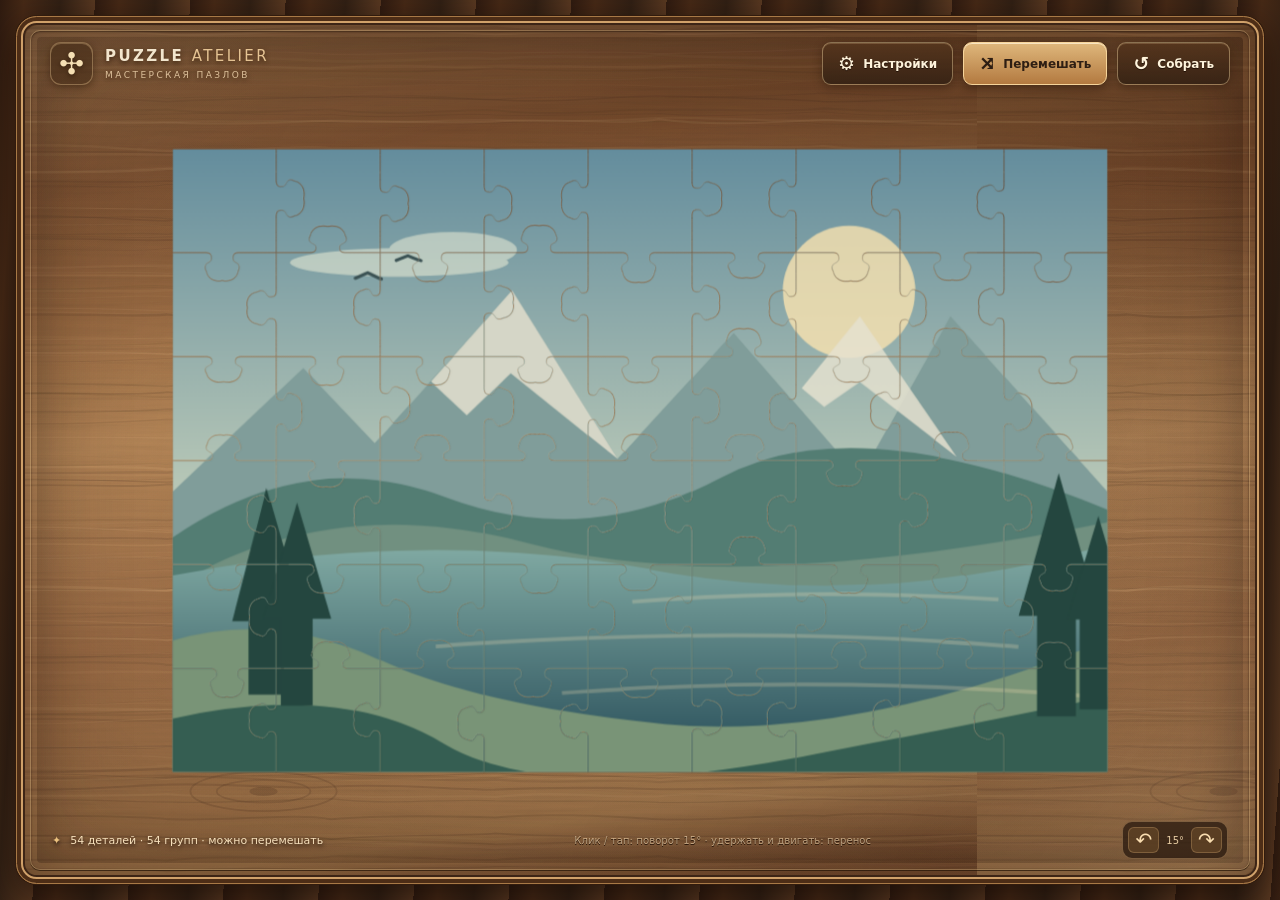
<file: docs/index.html>
<!doctype html>
<html lang="ru"><head>
<meta charset="utf-8"><meta name="viewport" content="width=device-width,initial-scale=1,viewport-fit=cover">
<meta name="theme-color" content="#49301e">
<meta name="description" content="Мастерская пазлов. Разрежьте свою картинку, перемешайте детали и соберите её на деревянной доске.">
<title>Puzzle Atelier — Мастерская пазлов</title>
<link rel="stylesheet" href="./styles.css?v=20261031-ornate-1">
<script src="https://cdn.jsdelivr.net/npm/gsap@3.14.2/dist/gsap.min.js" defer></script>
<script src="./ornate-cut.js?v=1" defer></script>
<script src="./game.js?v=tap-rotate-1" defer></script>
</head><body>
<main id="game" class="game settings-open">
  <div class="board" aria-label="Деревянная доска для пазлов">
    <div class="board-sheen"></div>
    <div class="board-head">
      <div class="identity"><div class="identity-symbol">✣</div><div><strong>PUZZLE <span>ATELIER</span></strong><small>МАСТЕРСКАЯ ПАЗЛОВ</small></div></div>
      <div class="top-actions">
        <button id="settings-toggle" class="tool-button" type="button" aria-expanded="true" aria-controls="settings" title="Показать или скрыть настройки"><span class="tool-icon">⚙</span><span class="long-label">Настройки</span></button>
        <button id="shuffle-button" class="tool-button primary" type="button" title="Перемешать детали пазла"><span class="tool-icon">⤨</span><span>Перемешать</span></button>
        <button id="reset-button" class="tool-button" type="button" title="Собрать и соединить все детали"><span class="tool-icon">↺</span><span class="long-label">Собрать</span></button>
      </div>
    </div>

    <section id="settings" class="settings-panel" aria-labelledby="settings-title">
      <div class="settings-heading"><div><div class="small-overline">ВАША МАСТЕРСКАЯ</div><h1 id="settings-title">Создать пазл</h1></div><button id="settings-close" type="button" class="close-button" title="Закрыть настройки" aria-label="Закрыть настройки">×</button></div>
      <p class="settings-description">Загрузите любую картинку и выберите размер деталей.</p>
      <input type="file" id="file-input" accept="image/*,.svg" hidden>
      <label class="upload" id="dropzone" for="file-input">
        <span class="upload-preview" id="upload-preview"><span>▧</span></span>
        <span class="upload-text"><strong id="file-name">Загрузить изображение</strong><small id="file-hint">JPG · PNG · WEBP · SVG</small></span>
        <span class="upload-arrow">↗</span>
      </label>
      <div class="cut-style-field"><label for="cut-style">Тип нарезки</label><select id="cut-style" class="cut-style-select"><option value="classic" selected>Классический</option><option value="ornate">Узорный · экспериментальный</option></select><p class="cut-style-hint" id="cut-style-hint">Традиционные детали с одним фигурным соединением на каждой стороне.</p></div>
      <div class="size-heading"><label for="size-range">Размер деталей</label><span id="size-value">90 пикс.</span></div>
      <input id="size-range" class="size-range" type="range" min="54" max="168" step="6" value="90">
      <div class="range-captions"><span>Мельче</span><span>Крупнее</span></div>
      <div class="piece-count"><span class="count-sigil">✣</span><span id="grid-label">Ориентировочно 48 деталей</span></div>
      <button type="button" id="cut-button" class="cut-button">✂ <span>Разрезать изображение</span><span>↗</span></button>
      <small class="local-note">Файл остаётся у вас: обработка в браузере.</small>
    </section>

    <div id="playfield" class="playfield">
      <div id="stage" class="stage" aria-label="Игровое поле. Короткий клик или тап поворачивает деталь на 15 градусов. Перетаскивание перемещает её без вращения."></div>
    </div>

    <div class="board-foot">
      <div class="board-info"><span class="tiny-star">✦</span><span id="status">Готово к игре</span></div>
      <div class="instructions"><span class="desktop-instructions">Клик / тап: поворот 15° · удержать и двигать: перенос</span><span class="mobile-instructions">Тап: повернуть · перетаскивание: переместить</span></div>
      <div class="rotation-controls"><button id="rotate-left" title="Повернуть выбранную деталь против часовой стрелки" aria-label="Повернуть влево">↶</button><span>15°</span><button id="rotate-right" title="Повернуть выбранную деталь по часовой стрелке" aria-label="Повернуть вправо">↷</button></div>
    </div>
    <div id="toast" role="status" aria-live="polite" class="toast" hidden></div>
  </div>
</main>
</body></html>
</file>
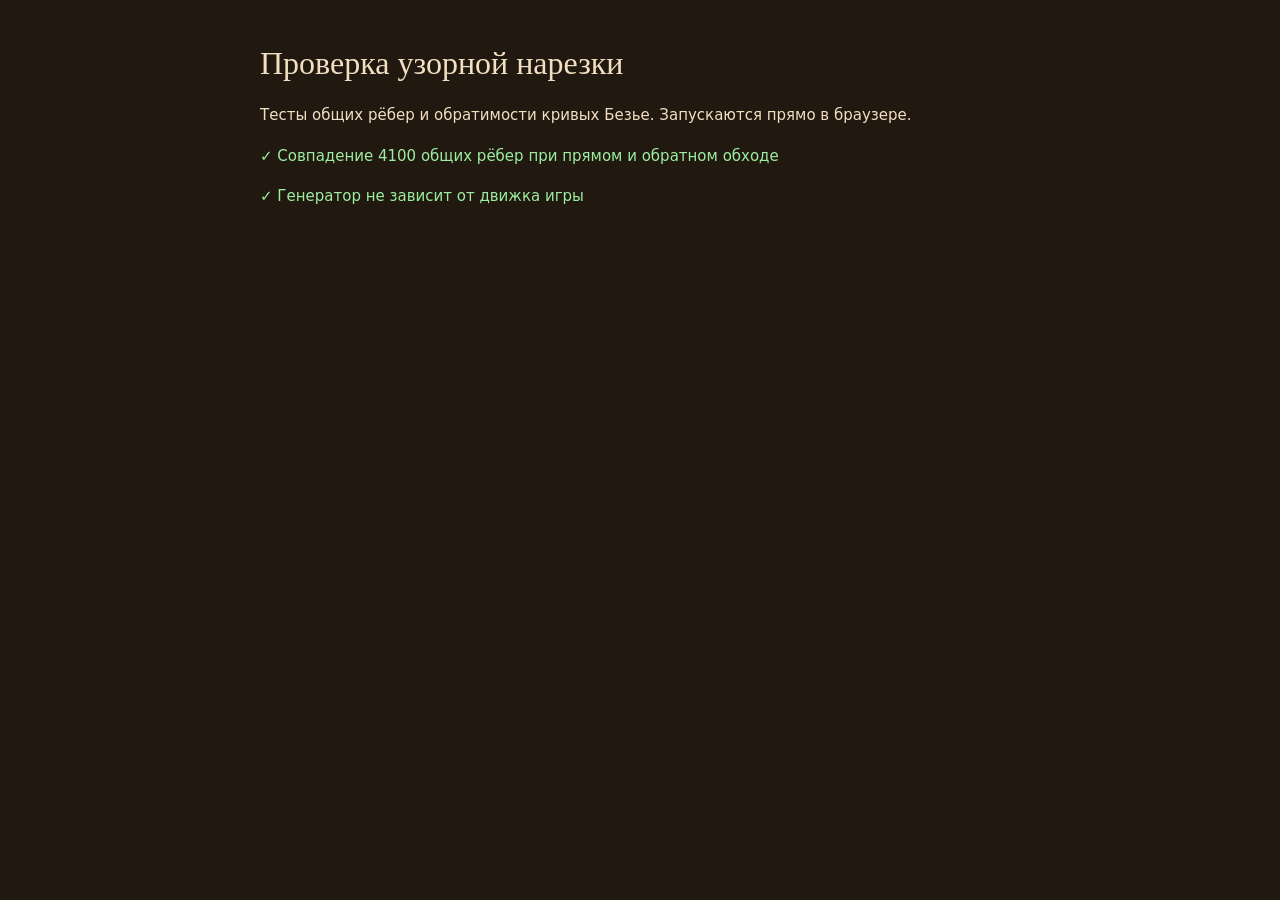
<file: docs/tests/ornate.html>
<!doctype html>
<html lang="ru">
<head><meta charset="utf-8"><meta name="viewport" content="width=device-width,initial-scale=1"><title>Puzzle Atelier — тесты узорных стыков</title>
<style>body{max-width:760px;margin:45px auto;padding:0 20px;background:#21190f;color:#f2dfc2;font:15px/1.7 system-ui,sans-serif}h1{font:normal 32px Georgia,serif}.ok{color:#9deda1}.fail{color:#ff8f87}.details{color:#bea483}pre{white-space:pre-wrap}</style>
<script src="../ornate-cut.js"></script>
</head>
<body><h1>Проверка узорной нарезки</h1><p>Тесты общих рёбер и обратимости кривых Безье. Запускаются прямо в браузере.</p><div id="results"></div>
<script>
(function(){
  const root=document.getElementById('results');
  function log(ok,description){const p=document.createElement('p');p.className=ok?'ok':'fail';p.textContent=(ok?'✓ ':'✕ ')+description;root.appendChild(p)}
  function recorder(x,y){let pos=[x,y];const steps=[];return{steps,lineTo(a,b){steps.push({t:'L',from:pos,to:[a,b]});pos=[a,b]},bezierCurveTo(a,b,c,d,e,f){steps.push({t:'C',from:pos,to:[e,f],c1:[a,b],c2:[c,d]});pos=[e,f]}}}
  const close=(a,b)=>Math.abs(a[0]-b[0])<1e-7&&Math.abs(a[1]-b[1])<1e-7;
  let count=0;let good=true;
  for(let test=0;test<50;test++){
    const g=OrnateCut.generate(6,8,75,82);
    good&&=g.H.length===5&&g.V.length===6&&g.corners.length===7;
    good&&=g.corners[0][0].x===0&&g.corners[0][0].y===0;
    for(const e of g.H.flat().concat(g.V.flat())){
      const first=recorder(11,17),reverse=recorder(100,25);
      OrnateCut.trace(first,11,17,100,25,e,false,75);
      OrnateCut.trace(reverse,100,25,11,17,e,true,75);
      good&&=first.steps.length===reverse.steps.length;
      for(let i=0;i<first.steps.length;i++){
        const f=first.steps[i],b=reverse.steps[first.steps.length-i-1];
        good&&=f.t===b.t&&close(f.from,b.to)&&close(f.to,b.from)&&
          (f.t==='L'||(close(f.c1,b.c2)&&close(f.c2,b.c1)));
      }
      count++;
    }
  }
  log(good,'Совпадение '+count+' общих рёбер при прямом и обратном обходе');
  log(typeof OrnateCut.trace==='function'&&typeof OrnateCut.generate==='function',
      'Генератор не зависит от движка игры');
  if(!good){document.body.insertAdjacentHTML('beforeend','<p class="fail">Обнаружено несоответствие контуров!</p>')}
})();
</script></body></html>
</file>
<file: docs/styles.css>
*{box-sizing:border-box}html,body{margin:0;width:100%;height:100%;overflow:hidden}body{font-family:Inter,ui-sans-serif,system-ui,-apple-system,"Segoe UI",sans-serif;background:#29170c;color:#f2e5cd}button,input{font:inherit}button{cursor:pointer}button:focus-visible,input:focus-visible,.upload:focus-visible{outline:2px solid #ffe4a1;outline-offset:3px}.game{width:100vw;height:100vh;height:100dvh;padding:clamp(9px,1.25vw,19px);background:repeating-linear-gradient(94deg,#2f1b10 0px,#462916 24px,#312014 60px,#583821 95px);isolation:isolate;overflow:hidden}
.board{width:100%;height:100%;position:relative;overflow:hidden;border:1px solid #a87946;border-radius:clamp(12px,1.6vw,23px);background-color:#90603a;background-image:linear-gradient(0deg,#29180b3b,#fae2b51a 26%,#ffffff06 60%,#28150947),url('./wood-grain.svg'),repeating-linear-gradient(92deg,#9b6b41 0,#83542f 26px,#a57647 47px,#79512f 120px,#ac7849 167px);background-size:cover,960px 960px,auto;box-shadow:inset 0 0 0 4px #4d2d16,inset 0 0 0 6px #d0a16a,inset 0 0 0 8px #3d2516,inset 0 0 55px 12px #26150b70,0 0 0 1px #311b0d,0 12px 35px #130904a8}
.board:before{content:"";position:absolute;inset:13px;border-radius:10px;border:1px solid #e9c68e52;pointer-events:none;z-index:12;box-shadow:inset 0 1px 2px #321c10c7,0 1px #261608b5}
.board:after{content:"";position:absolute;inset:20px;border-radius:4px;pointer-events:none;z-index:1;background:radial-gradient(ellipse at 50% 55%,transparent 35%,#2a140c30 100%),linear-gradient(115deg,#f2c88410,transparent 28%,#130c0719 79%,#f9dca410);box-shadow:inset 0 0 100px #2c1a0d33}
.board-sheen{pointer-events:none;position:absolute;z-index:1;inset:8px;border-radius:14px;background:linear-gradient(168deg,#fff9d313 0%,transparent 26%,#180c0616 82%,#fce4bb0f);mix-blend-mode:screen}
.board-head{position:absolute;top:25px;left:33px;right:33px;z-index:20;display:flex;align-items:center;justify-content:space-between;gap:15px;pointer-events:none}.board-head>*{pointer-events:auto}
.identity{display:flex;align-items:center;gap:12px;text-shadow:0 2px 5px #291607b8}.identity-symbol{display:grid;place-items:center;color:#f5dfb4;font-size:30px;width:43px;height:43px;border:1px solid #edc89360;border-radius:11px;background:#4028158c;box-shadow:inset 0 1px #e4c18a4d,0 2px 8px #29150688}.identity strong{font-size:15px;letter-spacing:.16em;font-weight:850;display:block}.identity strong span{color:#e5c393;font-weight:450}.identity small{display:block;font-size:9px;letter-spacing:.27em;color:#ddc19b;margin-top:5px}
.top-actions{display:flex;align-items:center;gap:10px}.tool-button{border:1px solid #f6d8a36e;border-radius:9px;padding:11px 15px;min-height:43px;color:#fff4dc;font-weight:700;font-size:12px;display:flex;align-items:center;gap:8px;background:linear-gradient(#55351de3,#352214e8);box-shadow:inset 0 1px #fce0ac30,0 3px 10px #24130969;text-shadow:0 1px #241308;transition:background .2s,transform .2s}.tool-button:hover{transform:translateY(-1px);background:linear-gradient(#72502fec,#3e2617f0)}.tool-button.primary{background:linear-gradient(#dfb77c,#b37a40);color:#2e1e13;text-shadow:none;border-color:#f6d49a;box-shadow:inset 0 1px #fff0d1cc,0 3px 11px #2915088a}.tool-button.primary:hover{background:linear-gradient(#f3c993,#c68b4c)}.tool-button:disabled{opacity:.55;cursor:default}.tool-icon{font-size:19px;line-height:1}
.settings-panel{position:absolute;z-index:25;left:30px;top:95px;width:296px;padding:22px 19px 18px;border-radius:13px;color:#eee0c7;background:linear-gradient(145deg,#483222f5,#2b1d15f5);box-shadow:inset 0 1px #dbb88657,0 1px #150e0a,0 16px 37px #1b0e07b8;border:1px solid #d4ab755a;opacity:0;transform:translateX(-18px) scale(.98);pointer-events:none;transition:transform .24s,opacity .24s}
.settings-open .settings-panel{opacity:1;transform:translateX(0) scale(1);pointer-events:auto}.settings-heading{display:flex;align-items:start;justify-content:space-between}.small-overline{font-size:9px;letter-spacing:.23em;font-weight:750;color:#c8a47a}.settings-heading h1{font:400 29px Georgia,serif;margin:6px 0 0}.close-button{color:#e3c49c;background:none;border:0;font-size:26px;line-height:1;padding:2px 6px}.settings-description{font-size:11px;line-height:1.7;color:#c9b6a0;margin:13px 0 18px}
.upload{display:flex;gap:11px;align-items:center;min-height:74px;padding:9px;cursor:pointer;background:#f7e9d30e;border:1px dashed #c6a47986;border-radius:9px;transition:background .2s}.upload:hover,.upload.drag-over{background:#f7e9d32a;border-color:#f0d5a7}.upload-preview{flex:none;width:53px;height:53px;background:linear-gradient(140deg,#b89468,#735437);border-radius:5px;display:grid;place-items:center;color:#f4dfbb;font-size:27px;overflow:hidden}.upload-preview img{display:block;width:100%;height:100%;object-fit:cover}.upload-text{display:flex;flex-direction:column;gap:5px;min-width:0;flex:1}.upload-text strong{font-size:11px;overflow:hidden;text-overflow:ellipsis;white-space:nowrap}.upload-text small{font-size:9px;color:#c2ac90}.upload-arrow{align-self:start;color:#c6a375}
.size-heading{display:flex;align-items:center;justify-content:space-between;margin:26px 0 14px;gap:7px}.size-heading label{font-size:12px;font-weight:700}.size-heading span{font-size:10px;color:#e2bf8f}.size-range{width:100%;height:5px;appearance:none;-webkit-appearance:none;background:linear-gradient(to right,#d9af79 0%,#d9af79 var(--progress,32%),#76533a var(--progress,32%));border-radius:9px;cursor:pointer;display:block;margin:21px 0 12px}.size-range::-webkit-slider-thumb{appearance:none;width:20px;height:20px;background:#e8c28e;border:3px solid #4e321c;border-radius:50%;box-shadow:0 1px 5px #170b04}.size-range::-moz-range-thumb{width:15px;height:15px;background:#e8c28e;border:3px solid #4e321c;border-radius:50%;box-shadow:0 1px 5px #170b04}.range-captions{display:flex;justify-content:space-between;font-size:9px;color:#b39c81}.piece-count{display:flex;align-items:center;gap:9px;padding:12px 11px;background:#b68d5e18;border:1px solid #c89f713b;border-radius:8px;font-size:10px;color:#e0caac;line-height:1.5;margin:20px 0}.count-sigil{font-size:16px;color:#c9a06c}.cut-button{width:100%;min-height:46px;display:flex;align-items:center;justify-content:space-between;gap:10px;border-radius:8px;background:linear-gradient(#e8be83,#b48246);color:#2e1d12;font-size:12px;font-weight:750;border:1px solid #f6d5a0;box-shadow:inset 0 1px #fff7dbcc,0 4px 8px #1c100c96;padding:0 13px}.cut-button:hover{background:linear-gradient(#ffd49b,#c88e4b)}.cut-button>span:first-child{flex:1}.local-note{display:block;font-size:9px;text-align:center;margin-top:13px;color:#bda98e;line-height:1.4}
.playfield{position:absolute;top:85px;bottom:64px;left:28px;right:28px;z-index:5;transition:left .26s}.settings-open .playfield{left:344px}
.stage{position:absolute;inset:0;touch-action:none;user-select:none;-webkit-user-select:none;cursor:grab}.stage.dragging{cursor:grabbing}.piece-group{position:absolute;top:0;left:0;transform-origin:0 0;will-change:transform;pointer-events:none}.piece-group.detached{filter:drop-shadow(2px 5px 4px #180f09a8)}.piece-canvas{position:absolute;display:block;pointer-events:none;max-width:none}.stage-indicator{position:absolute;pointer-events:none;color:#fff2d180;font-family:Georgia,serif;font-size:15px}
.board-foot{z-index:20;position:absolute;left:35px;right:35px;bottom:24px;display:flex;align-items:center;justify-content:space-between;gap:16px;pointer-events:none}.board-foot>*{pointer-events:auto}.board-info{font-size:11px;color:#f6e0bc;display:flex;align-items:center;gap:9px;text-shadow:0 2px 4px #1e120b}.tiny-star{color:#ebc17f}.instructions{font-size:10px;color:#f0d4acb0;letter-spacing:.01em;text-shadow:0 1px #281508}.mobile-instructions{display:none}.rotation-controls{display:flex;align-items:center;gap:7px;background:#29190fc2;border:1px solid #d0a37070;border-radius:10px;padding:5px;color:#e7cca3;font-size:10px}.rotation-controls button{width:31px;height:26px;color:#f9ddb0;font-size:20px;line-height:1;border:1px solid #d4ad794d;border-radius:6px;background:#8e64365c}.rotation-controls button:hover{background:#c392527f}
.toast{position:absolute;z-index:35;left:50%;bottom:85px;transform:translateX(-50%);padding:12px 18px;background:#2d1d12ed;border:1px solid #cfab7a;color:#ffeccc;box-shadow:0 9px 24px #170c08b3;border-radius:9px;font-size:12px;text-align:center;max-width:min(90vw,500px);pointer-events:none}.toast[hidden]{display:none}
@media(max-width:900px){.settings-open .playfield{left:310px}.settings-panel{width:264px;padding:17px 15px;left:24px}.settings-heading h1{font-size:25px}.board-head{left:25px;right:25px}.board-foot{left:25px;right:25px}.identity strong{font-size:12px}.instructions{display:none}}
@media(max-width:680px){.game{padding:7px}.board{border-radius:12px}.board:before{inset:9px}.board-head{left:20px;right:20px;top:22px}.identity-symbol{width:35px;height:35px;font-size:24px}.identity{gap:7px}.identity strong{font-size:10px}.identity small{font-size:7px;letter-spacing:.14em}.top-actions{gap:5px}.tool-button{padding:7px 9px;font-size:10px;min-height:37px;gap:5px}.tool-icon{font-size:18px}.long-label{display:none}.playfield,.settings-open .playfield{top:77px;bottom:78px;left:18px;right:18px}.settings-panel{left:50%;top:78px;transform:translate(-50%,-12px) scale(.96);width:min(calc(100% - 44px),340px);max-height:calc(100% - 155px);overflow:auto}.settings-open .settings-panel{transform:translate(-50%,0) scale(1)}.settings-open .playfield:before{content:"";position:absolute;inset:0;background:#1c10097a;z-index:10;pointer-events:none}.board-foot{left:19px;right:19px;bottom:25px;flex-wrap:wrap}.board-info{font-size:10px;max-width:180px}.rotation-controls{margin-left:auto}.mobile-instructions{display:none}}
@media(max-width:370px){.identity small{display:none}.identity strong{font-size:9px}.tool-button{padding:7px}.board-head{left:16px;right:16px}.tool-button.primary span:last-child{max-width:75px;white-space:nowrap;overflow:hidden;text-overflow:ellipsis}}
@media(prefers-reduced-motion:reduce){.settings-panel,.playfield,.tool-button{transition:none!important}}


/* Optional cutting patterns: controls kept in the existing compact panel. */
.cut-style-field{margin-top:19px}
.cut-style-field label{display:block;font-size:12px;font-weight:700;color:#f2e3c9;margin-bottom:9px}
.cut-style-select{display:block;width:100%;height:42px;appearance:none;-webkit-appearance:none;background:linear-gradient(45deg,transparent 50%,#ddba89 50%) calc(100% - 18px) 18px/6px 6px no-repeat,linear-gradient(135deg,#ddba89 50%,transparent 50%) calc(100% - 12px) 18px/6px 6px no-repeat,#3e2a1cbf;color:#f4e4c9;border:1px solid #bb94665e;border-radius:8px;padding:0 32px 0 12px;font-size:12px;cursor:pointer}
.cut-style-select:hover{border-color:#e3b47eaa}
.cut-style-select option{background:#382519;color:#f8e5cc}
.cut-style-hint{font-size:10px;line-height:1.55;color:#baa185;margin:8px 0 0;min-height:30px}
</file>
